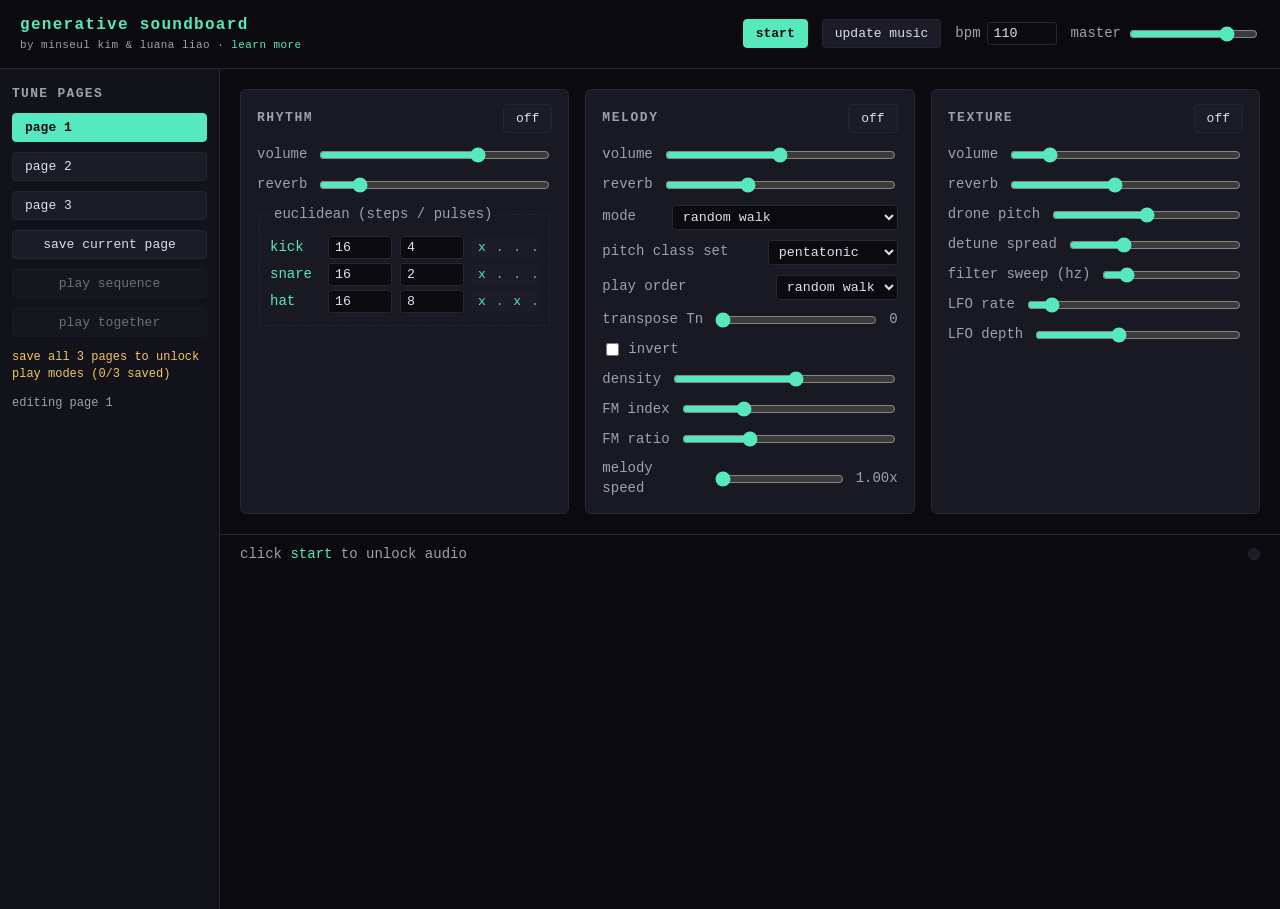
<file: index.html>
<!DOCTYPE html>
<html lang="en">
  <head>
    <meta charset="UTF-8" />
    <meta name="viewport" content="width=device-width, initial-scale=1.0" />
    <title>Generative Soundboard</title>
    <link rel="stylesheet" href="styles.css" />
  </head>
  <body>
    <header class="topbar">
      <div class="title-block">
        <h1>generative soundboard</h1>
        <p class="credits">
          by minseul kim &amp; luana liao &middot;
          <a href="blog.html">learn more</a>
        </p>
      </div>
      <div class="transport">
        <button id="start" class="primary">start</button>
        <button id="update-music">update music</button>
        <label class="bpm">
          bpm
          <input id="bpm" type="number" min="40" max="220" value="110" />
        </label>
        <label class="master">
          master
          <input id="master" type="range" min="0" max="1" step="0.01" value="0.8" />
        </label>
      </div>
    </header>

    <div class="app-layout">
      <aside class="tune-sidebar" id="snapshots">
        <h3>tune pages</h3>
        <button class="tune-tab active" data-slot="0">page 1</button>
        <button class="tune-tab" data-slot="1">page 2</button>
        <button class="tune-tab" data-slot="2">page 3</button>
        <button id="tune-save" type="button">save current page</button>
        <button id="tune-play-seq" type="button">play sequence</button>
        <button id="tune-play-together" type="button">play together</button>
        <p id="tune-save-note">save all 3 pages to unlock play modes (0/3 saved)</p>
        <p id="tune-status">editing page 1</p>
      </aside>
      <div class="workspace">
    <main class="board">
      <!-- Rhythm -->
      <section class="layer" data-layer="rhythm">
        <header class="layer-head">
          <h2>rhythm</h2>
          <button class="toggle" data-target="rhythm" aria-pressed="false">off</button>
        </header>
        <div class="controls">
          <label>
            volume
            <input class="vol" type="range" min="0" max="1" step="0.01" value="0.7" />
          </label>
          <label>
            reverb
            <input class="send" type="range" min="0" max="1" step="0.01" value="0.15" />
          </label>
          <fieldset class="euclid">
            <legend>euclidean (steps / pulses)</legend>
            <div class="track">
              <span class="tname">kick</span>
              <input class="steps" data-voice="kick" type="number" min="2" max="32" value="16" />
              <input class="pulses" data-voice="kick" type="number" min="0" max="32" value="4" />
              <span class="pattern" data-voice="kick"></span>
            </div>
            <div class="track">
              <span class="tname">snare</span>
              <input class="steps" data-voice="snare" type="number" min="2" max="32" value="16" />
              <input class="pulses" data-voice="snare" type="number" min="0" max="32" value="2" />
              <span class="pattern" data-voice="snare"></span>
            </div>
            <div class="track">
              <span class="tname">hat</span>
              <input class="steps" data-voice="hat" type="number" min="2" max="32" value="16" />
              <input class="pulses" data-voice="hat" type="number" min="0" max="32" value="8" />
              <span class="pattern" data-voice="hat"></span>
            </div>
          </fieldset>
        </div>
      </section>

      <!-- Melody -->
      <section class="layer" data-layer="melody">
        <header class="layer-head">
          <h2>melody</h2>
          <button class="toggle" data-target="melody" aria-pressed="false">off</button>
        </header>
        <div class="controls">
          <label>
            volume
            <input class="vol" type="range" min="0" max="1" step="0.01" value="0.5" />
          </label>
          <label>
            reverb
            <input class="send" type="range" min="0" max="1" step="0.01" value="0.35" />
          </label>
          <label>
            mode
            <select id="melody-mode">
              <option value="walk" selected>random walk</option>
              <option value="ca">cellular automaton (eno)</option>
            </select>
          </label>
          <label>
            pitch class set
            <select id="pcset">
              <option value="0,2,4,7,9" selected>pentatonic</option>
              <option value="0,2,4,5,7,9,11">diatonic</option>
              <option value="0,1,3,5,6,8,10">octatonic</option>
              <option value="0,3,7">minor triad</option>
              <option value="0,1,4,6">tetrachord</option>
              <option value="0,1,5,6">all-interval</option>
            </select>
          </label>
          <label>
            play order
            <select id="melody-order">
              <option value="walk" selected>random walk</option>
              <option value="seq">set order</option>
            </select>
          </label>
          <label>
            transpose Tn
            <input id="tn" type="range" min="0" max="11" step="1" value="0" />
            <span id="tn-val">0</span>
          </label>
          <label class="check">
            <input id="invert" type="checkbox" />
            invert
          </label>
          <label>
            density
            <input id="density" type="range" min="0.1" max="1" step="0.05" value="0.6" />
          </label>
          <label>
            FM index
            <input id="fmindex" type="range" min="0" max="800" step="1" value="220" />
          </label>
          <label>
            FM ratio
            <input id="fmratio" type="range" min="0.25" max="6" step="0.25" value="2" />
          </label>
          <label>
            melody speed
            <input id="melody-speed" type="range" min="1" max="2" step="0.05" value="1" />
            <span id="melody-speed-val">1.00x</span>
          </label>
        </div>
      </section>

      <!-- Texture -->
      <section class="layer" data-layer="texture">
        <header class="layer-head">
          <h2>texture</h2>
          <button class="toggle" data-target="texture" aria-pressed="false">off</button>
        </header>
        <div class="controls">
          <label>
            volume
            <input class="vol" type="range" min="0" max="1" step="0.01" value="0.15" />
          </label>
          <label>
            reverb
            <input class="send" type="range" min="0" max="1" step="0.01" value="0.45" />
          </label>
          <label>
            drone pitch
            <input id="tex-base" type="range" min="30" max="70" step="1" value="50" />
          </label>
          <label>
            detune spread
            <input id="tex-spread" type="range" min="0" max="40" step="0.5" value="12" />
          </label>
          <label>
            filter sweep (hz)
            <input id="tex-cutoff" type="range" min="120" max="6000" step="10" value="900" />
          </label>
          <label>
            LFO rate
            <input id="tex-lforate" type="range" min="0.02" max="1.5" step="0.01" value="0.15" />
          </label>
          <label>
            LFO depth
            <input id="tex-lfodepth" type="range" min="0" max="3000" step="10" value="1200" />
          </label>
        </div>
      </section>
    </main>

    <section class="ca-history" id="ca-history" hidden>
      <div class="ca-grid" id="ca-grid"></div>
    </section>

    <footer class="status">
      <span id="status-text">click <em>start</em> to unlock audio</span>
      <span class="beat" id="beat-led"></span>
    </footer>
      </div>
    </div>

    <script type="module" src="src/main.js"></script>
  </body>
</html>
</file>
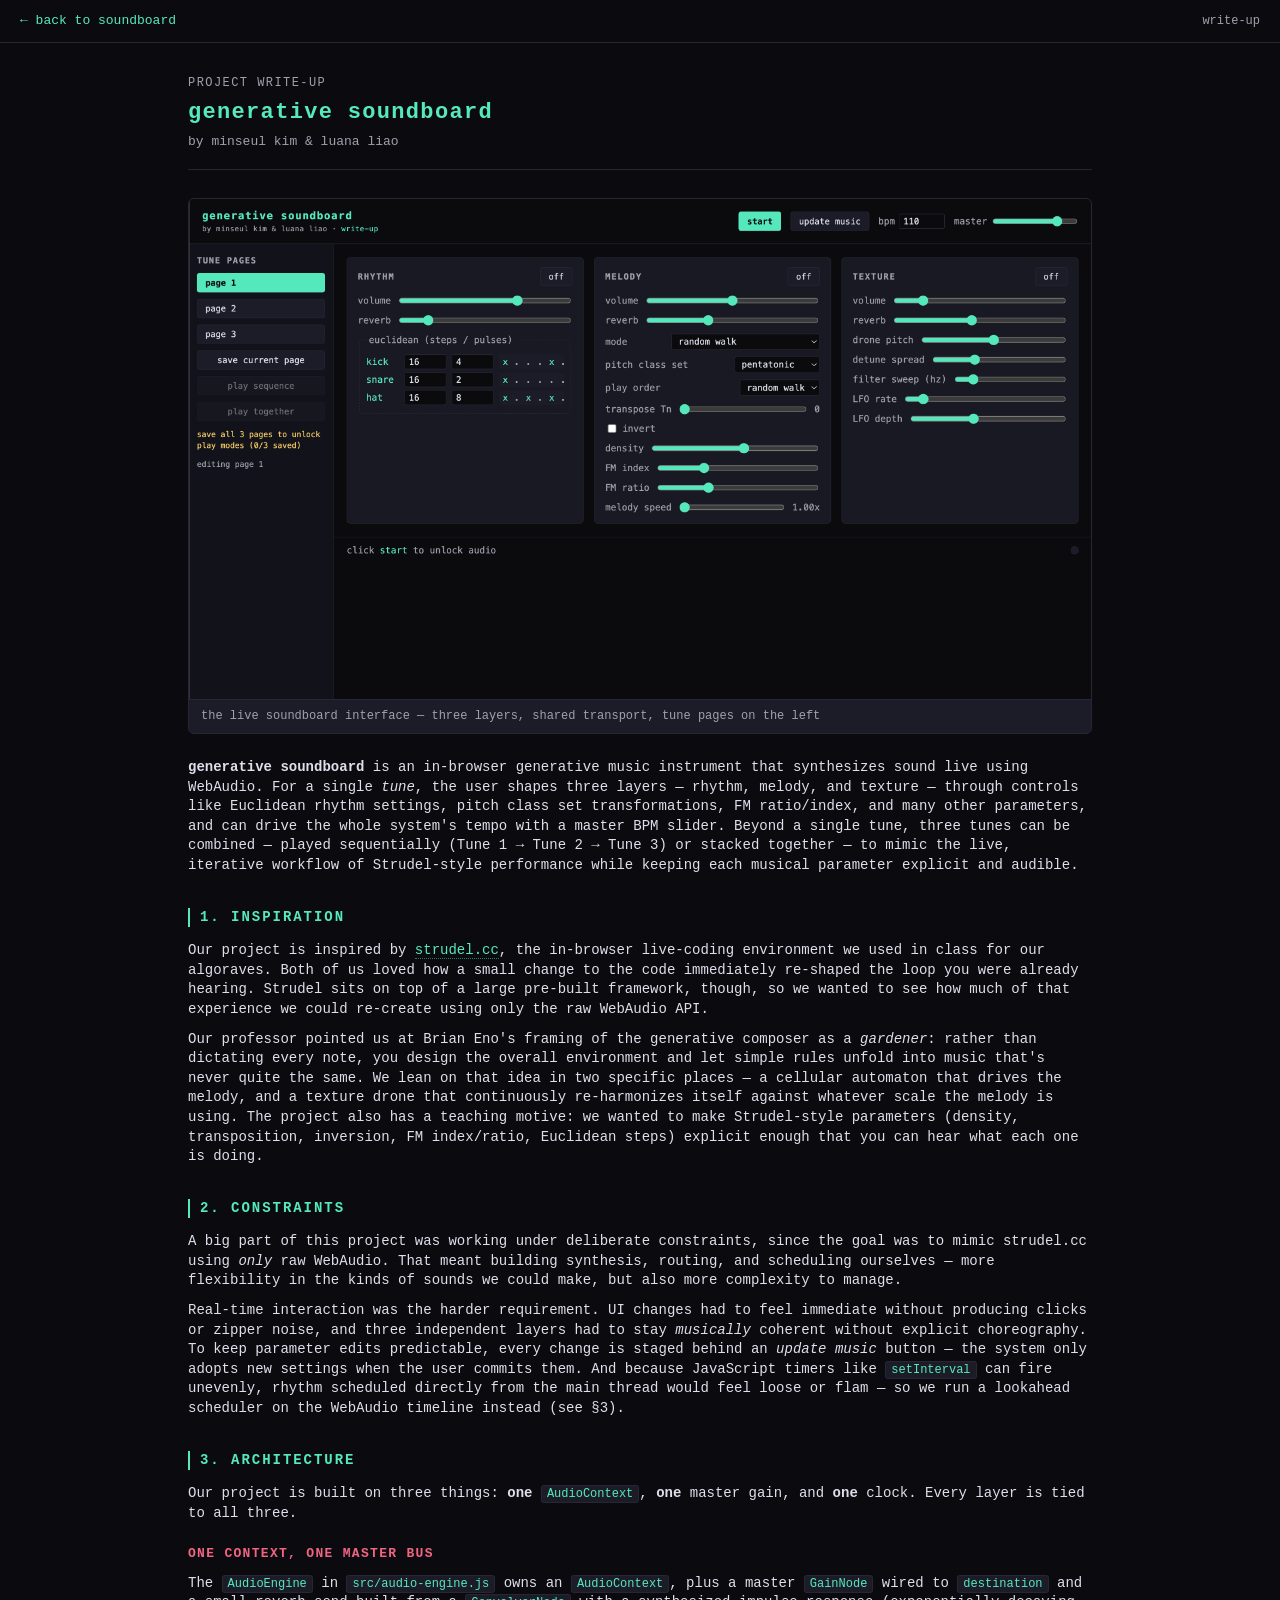
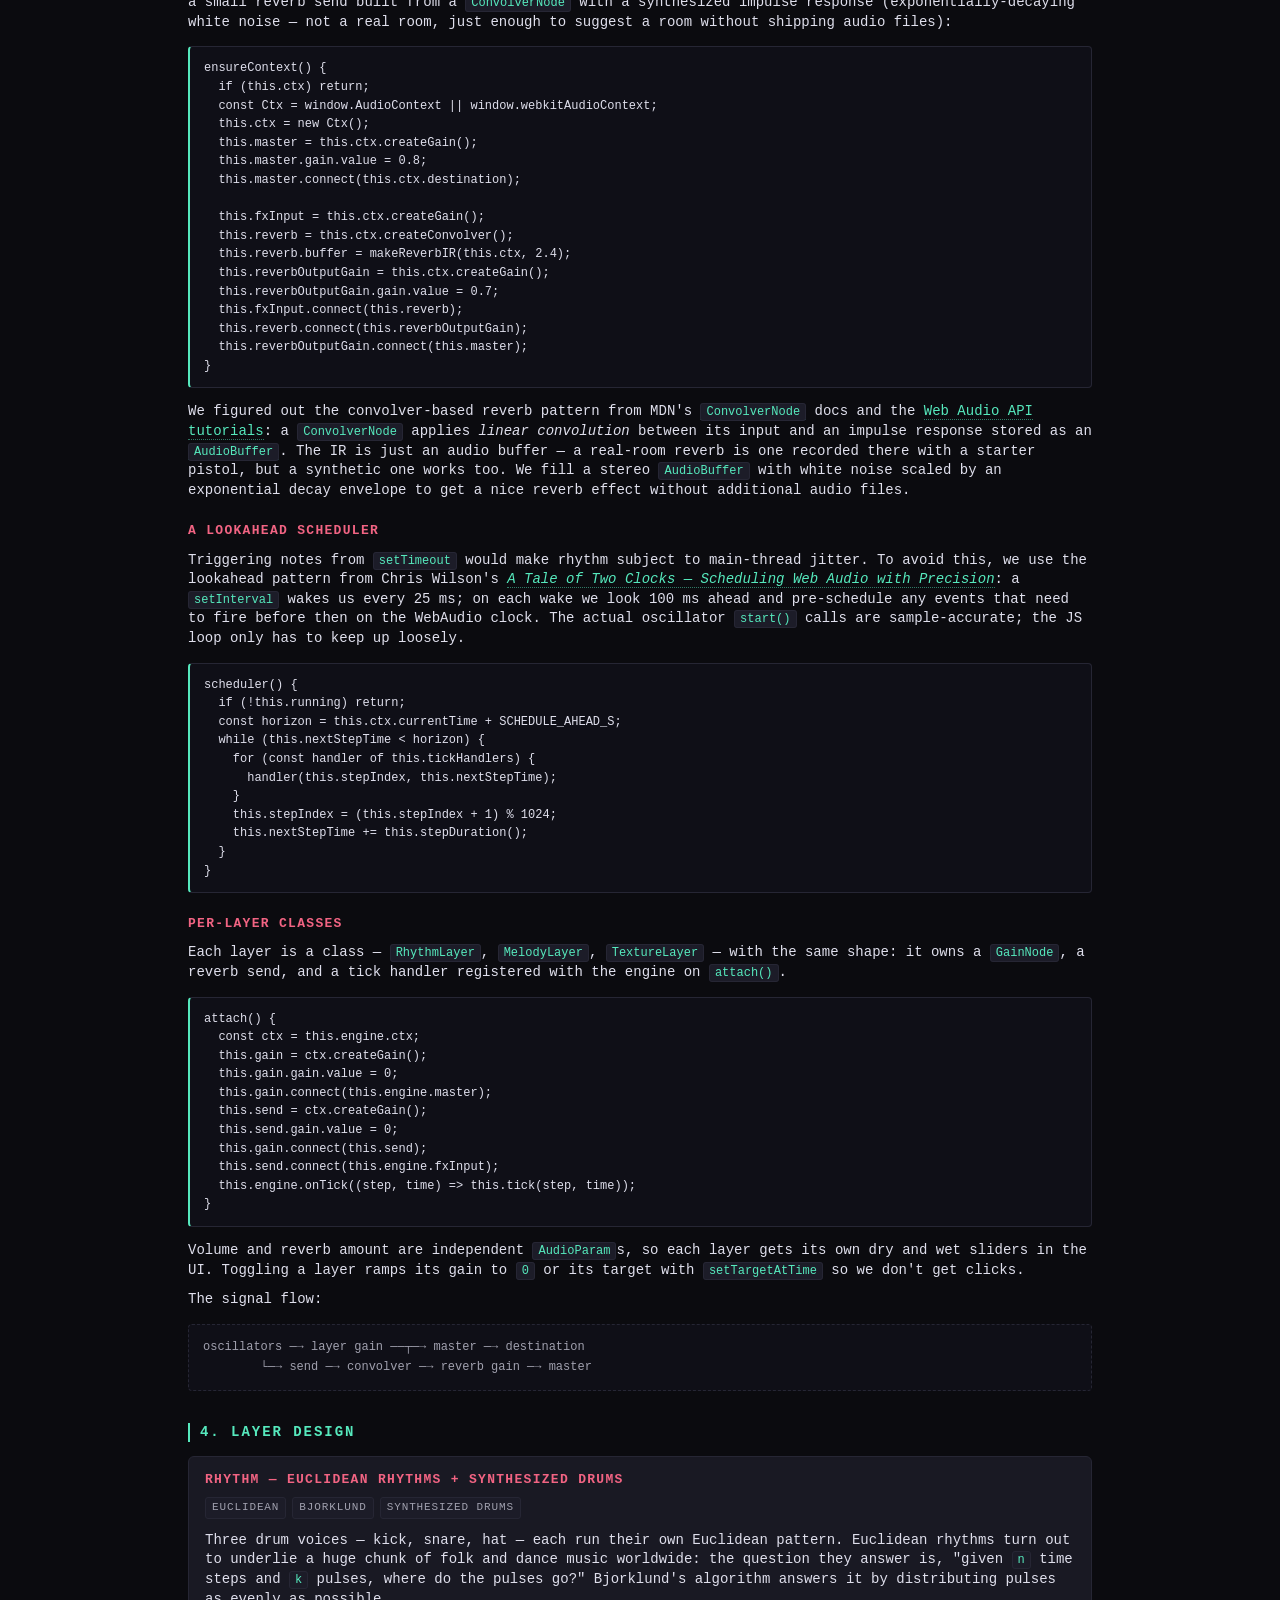
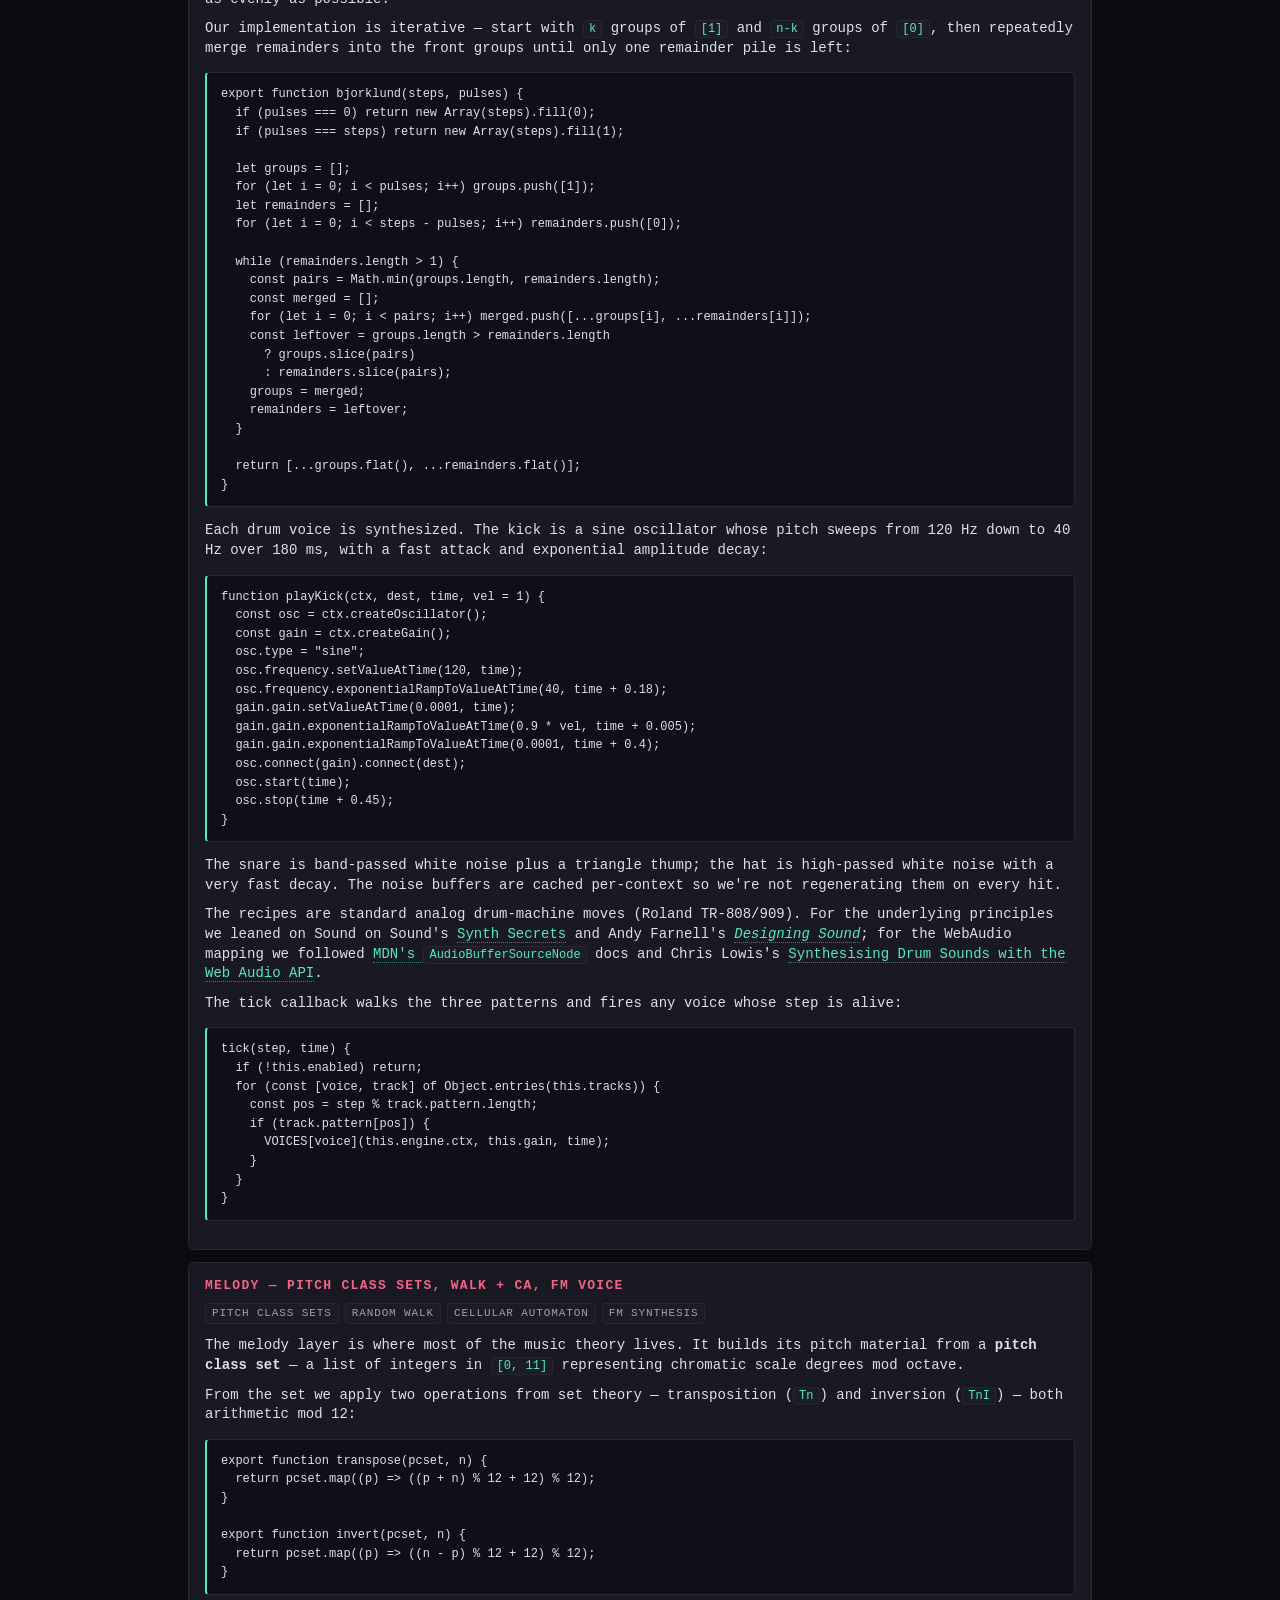
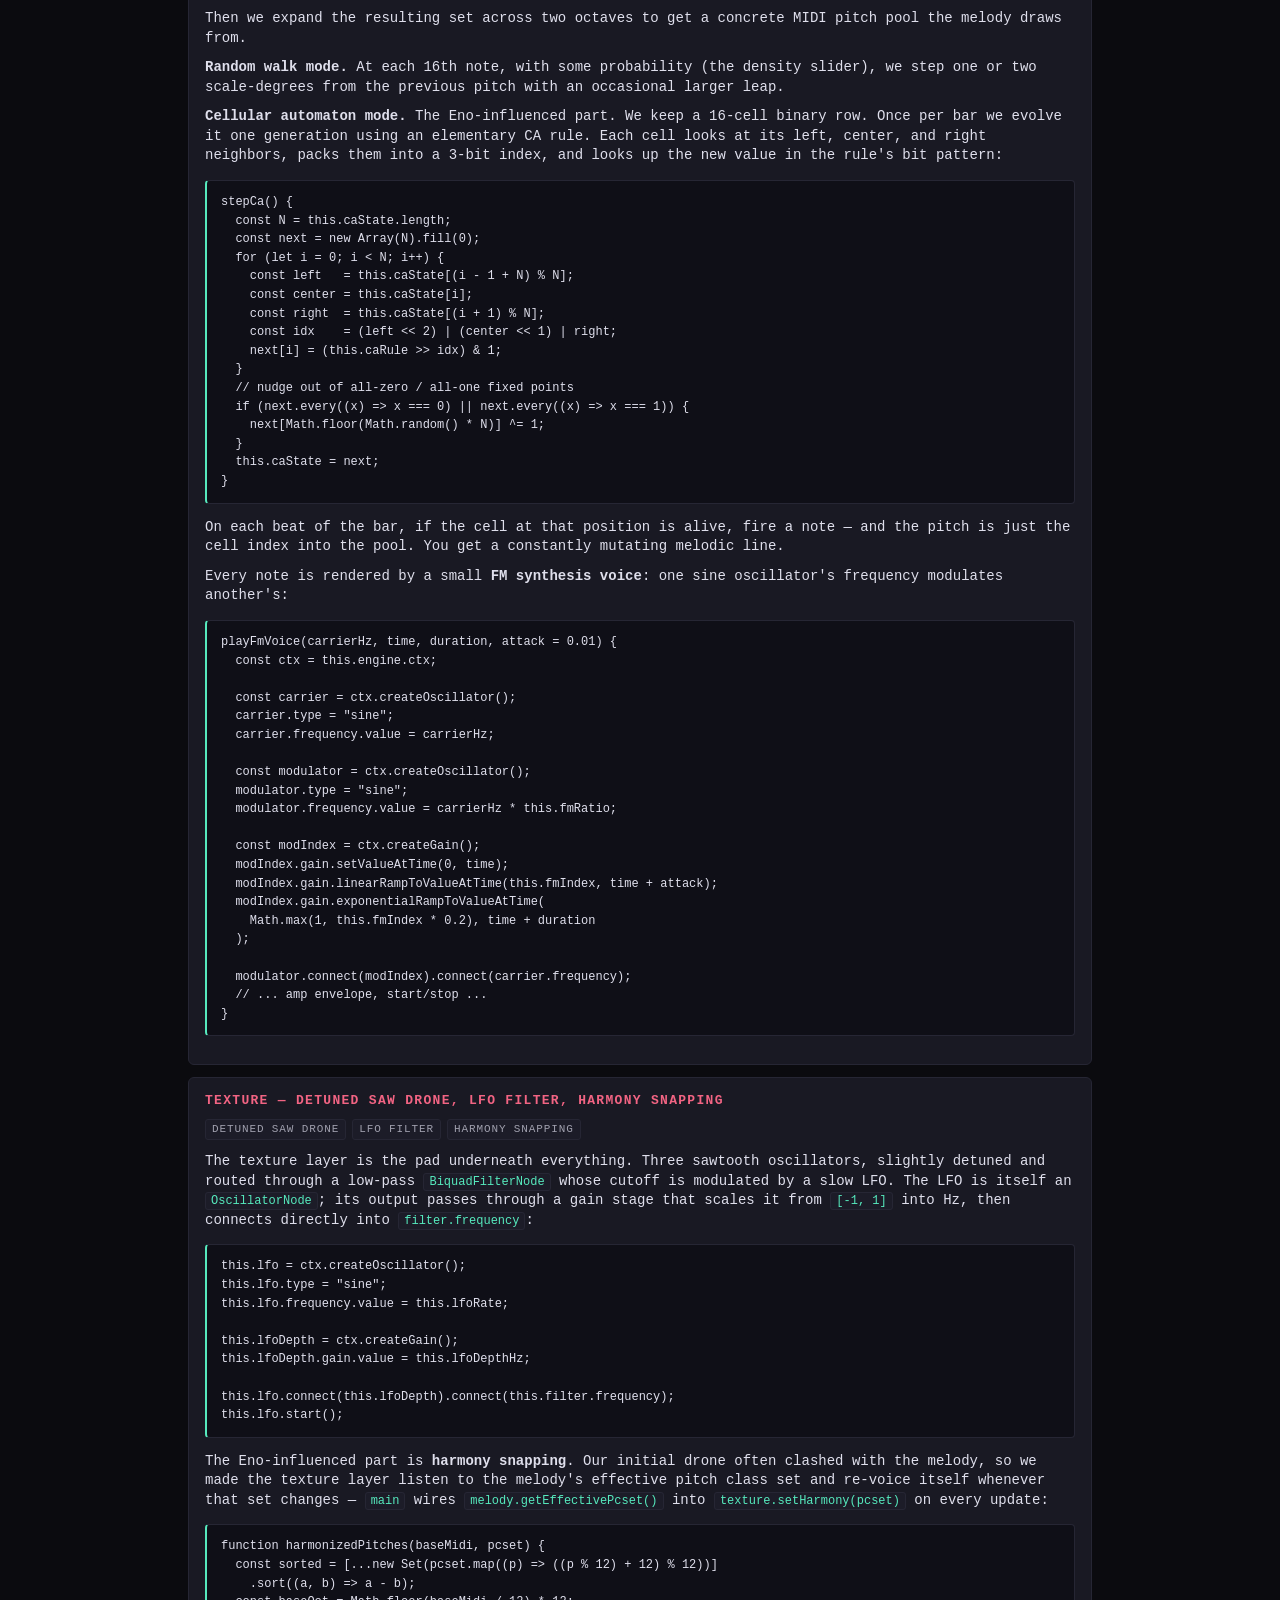
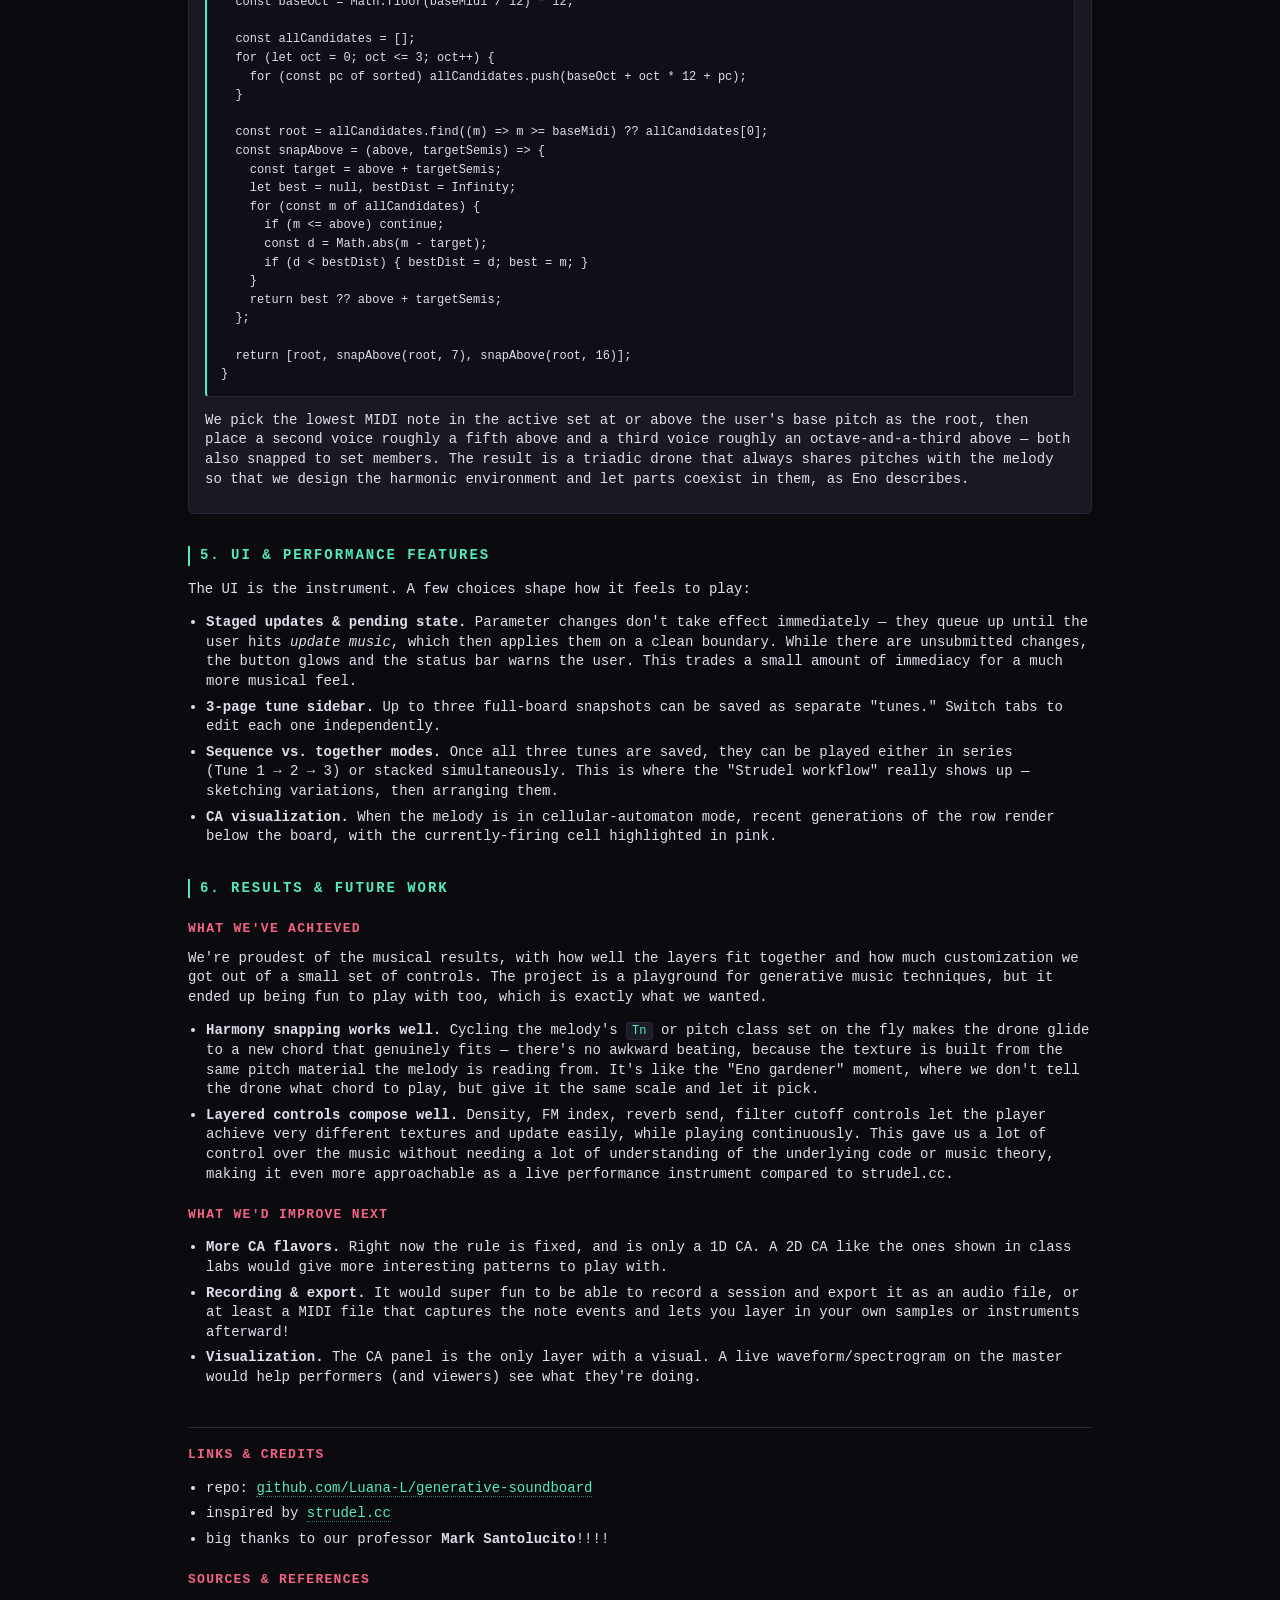
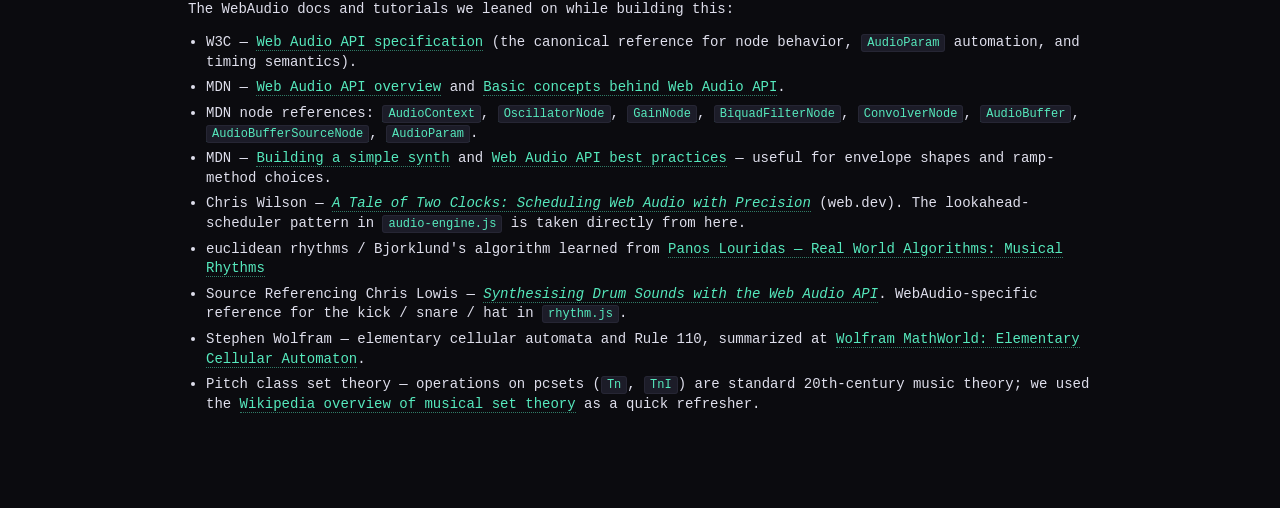
<file: blog.html>
<!DOCTYPE html>
<html lang="en">

<head>
  <meta charset="UTF-8" />
  <meta name="viewport" content="width=device-width, initial-scale=1.0" />
  <title>generative soundboard — write-up</title>
  <link rel="stylesheet" href="styles.css" />
  <style>
    .post {
      max-width: 960px;
      margin: 0 auto;
      padding: 32px 28px 80px;
    }

    .post-head {
      border-bottom: 1px solid var(--line);
      padding-bottom: 18px;
      margin-bottom: 28px;
    }

    .post-head .kicker {
      color: var(--ink-dim);
      font-size: 12px;
      text-transform: uppercase;
      letter-spacing: 0.12em;
    }

    .post-head h1 {
      margin: 6px 0 4px;
      font-size: 22px;
      color: var(--accent);
      text-transform: lowercase;
      letter-spacing: 0.06em;
    }

    .post-head .byline {
      color: var(--ink-dim);
      font-size: 13px;
    }

    .post-nav {
      display: flex;
      justify-content: space-between;
      align-items: center;
      padding: 12px 20px;
      border-bottom: 1px solid var(--line);
    }

    .post-nav a {
      color: var(--accent);
      text-decoration: none;
      font-size: 13px;
    }

    .post-nav a:hover {
      text-decoration: underline;
    }

    .post section {
      margin: 32px 0;
    }

    .post h2 {
      font-size: 14px;
      text-transform: uppercase;
      letter-spacing: 0.14em;
      color: var(--accent);
      border-left: 2px solid var(--accent);
      padding-left: 10px;
      margin: 0 0 14px;
    }

    .post h3 {
      font-size: 13px;
      color: var(--accent-2);
      text-transform: uppercase;
      letter-spacing: 0.1em;
      margin: 22px 0 8px;
    }

    .post p {
      color: var(--ink);
      margin: 10px 0;
    }

    .post ul {
      padding-left: 18px;
      color: var(--ink);
    }

    .post li {
      margin: 6px 0;
    }

    .post code {
      background: var(--panel-2);
      border: 1px solid var(--line);
      border-radius: 3px;
      padding: 1px 5px;
      font-size: 12px;
      color: var(--accent);
    }

    .post pre {
      background: #0f0f17;
      border: 1px solid var(--line);
      border-left: 2px solid var(--accent);
      border-radius: 4px;
      padding: 12px 14px;
      overflow-x: auto;
      font-size: 12px;
      line-height: 1.55;
      margin: 14px 0;
      color: var(--ink);
    }

    .post pre code {
      background: none;
      border: none;
      padding: 0;
      color: inherit;
      font-size: inherit;
    }

    .routing {
      background: #0f0f17;
      border: 1px dashed var(--line);
      border-radius: 4px;
      padding: 12px 14px;
      font-size: 12px;
      line-height: 1.7;
      margin: 14px 0;
      color: var(--ink-dim);
      white-space: pre;
      overflow-x: auto;
    }

    .post a {
      color: var(--accent);
      text-decoration: none;
      border-bottom: 1px dotted color-mix(in srgb, var(--accent) 50%, transparent);
      transition: color 120ms ease, border-color 120ms ease;
    }

    .post a:hover {
      color: var(--accent-2);
      border-bottom-color: var(--accent-2);
    }

    .post a:visited {
      color: var(--accent);
    }

    figure.screenshot {
      margin: 24px 0;
      border: 1px solid var(--line);
      border-radius: 6px;
      overflow: hidden;
      background: var(--panel-2);
    }

    figure.screenshot img {
      display: block;
      width: 100%;
      height: auto;
    }

    figure.screenshot figcaption {
      padding: 8px 12px;
      color: var(--ink-dim);
      font-size: 12px;
      border-top: 1px solid var(--line);
    }

    .layer-block {
      background: var(--panel);
      border: 1px solid var(--line);
      border-radius: 6px;
      padding: 14px 16px;
      margin: 12px 0;
    }

    .layer-block h3 {
      margin-top: 0;
    }

    .tag-row {
      display: flex;
      flex-wrap: wrap;
      gap: 6px;
      margin: 8px 0 12px;
    }

    .tag {
      font-size: 11px;
      text-transform: uppercase;
      letter-spacing: 0.08em;
      color: var(--ink-dim);
      background: var(--panel-2);
      border: 1px solid var(--line);
      border-radius: 3px;
      padding: 2px 6px;
    }
  </style>
</head>

<body>
  <nav class="post-nav">
    <a href="index.html">&larr; back to soundboard</a>
    <span class="kicker" style="color: var(--ink-dim); font-size: 12px;">write-up</span>
  </nav>

  <article class="post">
    <header class="post-head">
      <div class="kicker">project write-up</div>
      <h1>generative soundboard</h1>
      <div class="byline">
        by minseul kim &amp; luana liao
      </div>
    </header>

    <figure class="screenshot">
      <img src="board.png" alt="screenshot of the generative soundboard interface" />
      <figcaption>the live soundboard interface — three layers, shared transport, tune pages on the left</figcaption>
    </figure>

    <p>
      <strong>generative soundboard</strong> is an in-browser generative music
      instrument that synthesizes sound live using WebAudio. For a single
      <em>tune</em>, the user shapes three layers — rhythm, melody, and
      texture — through controls like Euclidean rhythm settings, pitch class
      set transformations, FM ratio/index, and many other parameters, and can
      drive the whole system's tempo with a master BPM slider. Beyond a single
      tune, three tunes can be combined — played sequentially
      (Tune 1&nbsp;→&nbsp;Tune 2&nbsp;→&nbsp;Tune 3) or stacked together — to
      mimic the live, iterative workflow of Strudel-style performance while
      keeping each musical parameter explicit and audible.
    </p>

    <section>
      <h2>1. Inspiration</h2>
      <p>
        Our project is inspired by
        <a href="https://strudel.cc/" target="_blank" rel="noopener">strudel.cc</a>,
        the in-browser live-coding environment we used in class for our
        algoraves. Both of us loved how a small change to the code immediately
        re-shaped the loop you were already hearing. Strudel sits on top of a
        large pre-built framework, though, so we wanted to see how much of
        that experience we could re-create using only the raw WebAudio API.
      </p>
      <p>
        Our professor pointed us at Brian Eno's framing of the generative
        composer as a <em>gardener</em>: rather than dictating every note,
        you design the overall environment and let simple rules unfold into
        music that's never quite the same. We lean on that idea in two
        specific places — a cellular automaton that drives the melody, and a
        texture drone that continuously re-harmonizes itself against whatever
        scale the melody is using. The project also has a teaching motive:
        we wanted to make Strudel-style parameters (density, transposition,
        inversion, FM index/ratio, Euclidean steps) explicit enough that you
        can hear what each one is doing.
      </p>
    </section>

    <section>
      <h2>2. Constraints</h2>
      <p>
        A big part of this project was working under deliberate constraints,
        since the goal was to mimic strudel.cc using <em>only</em> raw
        WebAudio. That meant building synthesis, routing, and scheduling
        ourselves — more flexibility in the kinds of sounds we could make,
        but also more complexity to manage.
      </p>
      <p>
        Real-time interaction was the harder requirement. UI changes had to
        feel immediate without producing clicks or zipper noise, and three
        independent layers had to stay <em>musically</em> coherent without
        explicit choreography. To keep parameter edits predictable, every
        change is staged behind an <em>update music</em> button — the system
        only adopts new settings when the user commits them. And because
        JavaScript timers like <code>setInterval</code> can fire unevenly,
        rhythm scheduled directly from the main thread would feel loose or
        flam — so we run a lookahead scheduler on the WebAudio timeline
        instead (see §3).
      </p>
    </section>

    <section>
      <h2>3. Architecture</h2>
      <p>
        Our project is built on three things: <strong>one</strong>
        <code>AudioContext</code>, <strong>one</strong> master gain, and
        <strong>one</strong> clock. Every layer is tied to all three.
      </p>

      <h3>One context, one master bus</h3>
      <p>
        The <code>AudioEngine</code> in <code>src/audio-engine.js</code> owns
        an <code>AudioContext</code>, plus a master <code>GainNode</code> wired
        to <code>destination</code> and a small
        reverb send built from a <code>ConvolverNode</code> with a
        synthesized impulse response (exponentially-decaying white noise — not
        a real room, just enough to suggest a room without shipping audio files):
      </p>
      <pre><code>ensureContext() {
  if (this.ctx) return;
  const Ctx = window.AudioContext || window.webkitAudioContext;
  this.ctx = new Ctx();
  this.master = this.ctx.createGain();
  this.master.gain.value = 0.8;
  this.master.connect(this.ctx.destination);

  this.fxInput = this.ctx.createGain();
  this.reverb = this.ctx.createConvolver();
  this.reverb.buffer = makeReverbIR(this.ctx, 2.4);
  this.reverbOutputGain = this.ctx.createGain();
  this.reverbOutputGain.gain.value = 0.7;
  this.fxInput.connect(this.reverb);
  this.reverb.connect(this.reverbOutputGain);
  this.reverbOutputGain.connect(this.master);
}</code></pre>
      <p>
        We figured out the convolver-based reverb pattern from MDN's
        <a href="https://developer.mozilla.org/en-US/docs/Web/API/ConvolverNode" target="_blank"
          rel="noopener"><code>ConvolverNode</code></a>
        docs and the <a href="https://developer.mozilla.org/en-US/docs/Web/API/Web_Audio_API/Simple_synth"
          target="_blank" rel="noopener">Web Audio API tutorials</a>:
        a <code>ConvolverNode</code> applies <em>linear convolution</em>
        between its input and an impulse response stored as an
        <a href="https://developer.mozilla.org/en-US/docs/Web/API/AudioBuffer" target="_blank"
          rel="noopener"><code>AudioBuffer</code></a>.
        The IR is just an audio buffer — a real-room reverb is one recorded
        there with a starter pistol, but a synthetic one works too. We fill
        a stereo <code>AudioBuffer</code> with white noise scaled by an
        exponential decay envelope to get a nice reverb effect without additional
        audio files.
      </p>

      <h3>A lookahead scheduler</h3>
      <p>
        Triggering notes from <code>setTimeout</code> would make rhythm subject
        to main-thread jitter. To avoid this, we use the lookahead
        pattern from Chris Wilson's
        <a href="https://web.dev/articles/audio-scheduling" target="_blank" rel="noopener"><em>A Tale of Two Clocks —
            Scheduling Web Audio with Precision</em></a>:
        a <code>setInterval</code> wakes us every 25 ms; on each wake we look
        100 ms ahead and pre-schedule any events that need to fire before
        then on the WebAudio clock. The actual oscillator <code>start()</code>
        calls are sample-accurate; the JS loop only has to keep up loosely.
      </p>
      <pre><code>scheduler() {
  if (!this.running) return;
  const horizon = this.ctx.currentTime + SCHEDULE_AHEAD_S;
  while (this.nextStepTime &lt; horizon) {
    for (const handler of this.tickHandlers) {
      handler(this.stepIndex, this.nextStepTime);
    }
    this.stepIndex = (this.stepIndex + 1) % 1024;
    this.nextStepTime += this.stepDuration();
  }
}</code></pre>

      <h3>Per-layer classes</h3>
      <p>
        Each layer is a class — <code>RhythmLayer</code>,
        <code>MelodyLayer</code>, <code>TextureLayer</code> — with the same
        shape: it owns a <code>GainNode</code>, a reverb send, and a tick
        handler registered with the engine on <code>attach()</code>.
      </p>
      <pre><code>attach() {
  const ctx = this.engine.ctx;
  this.gain = ctx.createGain();
  this.gain.gain.value = 0;
  this.gain.connect(this.engine.master);
  this.send = ctx.createGain();
  this.send.gain.value = 0;
  this.gain.connect(this.send);
  this.send.connect(this.engine.fxInput);
  this.engine.onTick((step, time) =&gt; this.tick(step, time));
}</code></pre>
      <p>
        Volume and reverb amount are independent <code>AudioParam</code>s, so
        each layer gets its own dry and wet sliders in the UI. Toggling a layer ramps its gain to
        <code>0</code> or its target with <code>setTargetAtTime</code> so we don't get clicks.
      </p>

      <p>The signal flow:</p>
      <div class="routing">oscillators ─→ layer gain ──┬─→ master ─→ destination
        └─→ send ─→ convolver ─→ reverb gain ─→ master</div>
    </section>

    <section>
      <h2>4. Layer design</h2>

      <div class="layer-block">
        <h3>rhythm — Euclidean rhythms + synthesized drums</h3>
        <div class="tag-row">
          <span class="tag">euclidean</span>
          <span class="tag">bjorklund</span>
          <span class="tag">synthesized drums</span>
        </div>
        <p>
          Three drum voices — kick, snare, hat — each run their own
          Euclidean pattern. Euclidean rhythms turn out to underlie a huge
          chunk of folk and dance music worldwide: the question they answer
          is, "given <code>n</code> time steps and <code>k</code> pulses,
          where do the pulses go?" Bjorklund's algorithm answers it by
          distributing pulses as evenly as possible.
        </p>
        <p>
          Our implementation is iterative — start with <code>k</code> groups
          of <code>[1]</code> and <code>n-k</code> groups of <code>[0]</code>,
          then repeatedly merge remainders into the front groups until only
          one remainder pile is left:
        </p>
        <pre><code>export function bjorklund(steps, pulses) {
  if (pulses === 0) return new Array(steps).fill(0);
  if (pulses === steps) return new Array(steps).fill(1);

  let groups = [];
  for (let i = 0; i &lt; pulses; i++) groups.push([1]);
  let remainders = [];
  for (let i = 0; i &lt; steps - pulses; i++) remainders.push([0]);

  while (remainders.length &gt; 1) {
    const pairs = Math.min(groups.length, remainders.length);
    const merged = [];
    for (let i = 0; i &lt; pairs; i++) merged.push([...groups[i], ...remainders[i]]);
    const leftover = groups.length &gt; remainders.length
      ? groups.slice(pairs)
      : remainders.slice(pairs);
    groups = merged;
    remainders = leftover;
  }

  return [...groups.flat(), ...remainders.flat()];
}</code></pre>
        <p>
          Each drum voice is synthesized. The kick is a sine
          oscillator whose pitch sweeps from 120 Hz down to 40 Hz over
          180 ms, with a fast attack and exponential amplitude decay:
        </p>
        <pre><code>function playKick(ctx, dest, time, vel = 1) {
  const osc = ctx.createOscillator();
  const gain = ctx.createGain();
  osc.type = "sine";
  osc.frequency.setValueAtTime(120, time);
  osc.frequency.exponentialRampToValueAtTime(40, time + 0.18);
  gain.gain.setValueAtTime(0.0001, time);
  gain.gain.exponentialRampToValueAtTime(0.9 * vel, time + 0.005);
  gain.gain.exponentialRampToValueAtTime(0.0001, time + 0.4);
  osc.connect(gain).connect(dest);
  osc.start(time);
  osc.stop(time + 0.45);
}</code></pre>
        <p>
          The snare is band-passed white noise plus a triangle thump; the hat
          is high-passed white noise with a very fast decay. The noise
          buffers are cached per-context so we're not regenerating them on
          every hit.
        </p>
        <p>
          The recipes are standard analog drum-machine moves
          (Roland TR-808/909). For the underlying principles we leaned on
          Sound on Sound's
          <a href="https://www.soundonsound.com/series/synth-secrets" target="_blank" rel="noopener">Synth Secrets</a>
          and Andy Farnell's
          <a href="https://mitpress.mit.edu/9780262014410/designing-sound/" target="_blank" rel="noopener"><em>Designing Sound</em></a>;
          for the WebAudio mapping we followed
          <a href="https://developer.mozilla.org/en-US/docs/Web/API/AudioBufferSourceNode" target="_blank" rel="noopener">MDN's <code>AudioBufferSourceNode</code></a>
          docs and Chris Lowis's
          <a href="https://sonoport.github.io/synthesising-sounds-webaudio.html" target="_blank" rel="noopener">Synthesising Drum Sounds with the Web Audio API</a>.
        </p>
        <p>
          The tick callback walks the three patterns and fires any voice
          whose step is alive:
        </p>
        <pre><code>tick(step, time) {
  if (!this.enabled) return;
  for (const [voice, track] of Object.entries(this.tracks)) {
    const pos = step % track.pattern.length;
    if (track.pattern[pos]) {
      VOICES[voice](this.engine.ctx, this.gain, time);
    }
  }
}</code></pre>
      </div>

      <div class="layer-block">
        <h3>melody — pitch class sets, walk + CA, FM voice</h3>
        <div class="tag-row">
          <span class="tag">pitch class sets</span>
          <span class="tag">random walk</span>
          <span class="tag">cellular automaton</span>
          <span class="tag">FM synthesis</span>
        </div>
        <p>
          The melody layer is where most of the music theory lives. It builds
          its pitch material from a <strong>pitch class set</strong> — a list
          of integers in <code>[0, 11]</code> representing chromatic scale
          degrees mod octave.
        </p>
        <p>
          From the set we apply two operations from set theory —
          transposition (<code>Tn</code>) and inversion (<code>TnI</code>) —
          both arithmetic mod 12:
        </p>
        <pre><code>export function transpose(pcset, n) {
  return pcset.map((p) =&gt; ((p + n) % 12 + 12) % 12);
}

export function invert(pcset, n) {
  return pcset.map((p) =&gt; ((n - p) % 12 + 12) % 12);
}</code></pre>
        <p>
          Then we expand the resulting set across two octaves to get a
          concrete MIDI pitch pool the melody draws from.
        </p>
        <p><strong>Random walk mode.</strong> At each 16th note, with some probability
          (the density slider), we step one or two scale-degrees from the
          previous pitch with an occasional larger leap.</p>

        <p><strong>Cellular automaton mode.</strong> The Eno-influenced part. We keep a
          16-cell binary row. Once per bar we evolve it one generation using an
          elementary CA rule. Each cell looks at its
          left, center, and right neighbors, packs them into a 3-bit index,
          and looks up the new value in the rule's bit pattern:</p>
        <pre><code>stepCa() {
  const N = this.caState.length;
  const next = new Array(N).fill(0);
  for (let i = 0; i &lt; N; i++) {
    const left   = this.caState[(i - 1 + N) % N];
    const center = this.caState[i];
    const right  = this.caState[(i + 1) % N];
    const idx    = (left &lt;&lt; 2) | (center &lt;&lt; 1) | right;
    next[i] = (this.caRule &gt;&gt; idx) &amp; 1;
  }
  // nudge out of all-zero / all-one fixed points
  if (next.every((x) =&gt; x === 0) || next.every((x) =&gt; x === 1)) {
    next[Math.floor(Math.random() * N)] ^= 1;
  }
  this.caState = next;
}</code></pre>
        <p>
          On each beat of the bar, if the cell at that position is alive,
          fire a note — and the pitch is just the cell index into the pool.
          You get a constantly mutating melodic line.
        </p>
        <p>
          Every note is rendered by a small <strong>FM synthesis voice</strong>:
          one sine oscillator's frequency modulates another's:
        </p>
        <pre><code>playFmVoice(carrierHz, time, duration, attack = 0.01) {
  const ctx = this.engine.ctx;

  const carrier = ctx.createOscillator();
  carrier.type = "sine";
  carrier.frequency.value = carrierHz;

  const modulator = ctx.createOscillator();
  modulator.type = "sine";
  modulator.frequency.value = carrierHz * this.fmRatio;

  const modIndex = ctx.createGain();
  modIndex.gain.setValueAtTime(0, time);
  modIndex.gain.linearRampToValueAtTime(this.fmIndex, time + attack);
  modIndex.gain.exponentialRampToValueAtTime(
    Math.max(1, this.fmIndex * 0.2), time + duration
  );

  modulator.connect(modIndex).connect(carrier.frequency);
  // ... amp envelope, start/stop ...
}</code></pre>
      </div>

      <div class="layer-block">
        <h3>texture — detuned saw drone, LFO filter, harmony snapping</h3>
        <div class="tag-row">
          <span class="tag">detuned saw drone</span>
          <span class="tag">LFO filter</span>
          <span class="tag">harmony snapping</span>
        </div>
        <p>
          The texture layer is the pad underneath everything. Three sawtooth
          oscillators, slightly detuned and routed through a low-pass <code>BiquadFilterNode</code> whose
          cutoff is modulated by a slow LFO. The LFO is itself an
          <code>OscillatorNode</code>; its output passes through a gain stage
          that scales it from <code>[-1, 1]</code> into Hz, then connects
          directly into <code>filter.frequency</code>:
        </p>
        <pre><code>this.lfo = ctx.createOscillator();
this.lfo.type = "sine";
this.lfo.frequency.value = this.lfoRate;

this.lfoDepth = ctx.createGain();
this.lfoDepth.gain.value = this.lfoDepthHz;

this.lfo.connect(this.lfoDepth).connect(this.filter.frequency);
this.lfo.start();</code></pre>
        <p>
          The Eno-influenced part is <strong>harmony snapping</strong>. Our
          initial drone often clashed with the melody, so we made the texture
          layer listen to the melody's effective pitch class set and re-voice
          itself whenever that set changes — <code>main</code> wires
          <code>melody.getEffectivePcset()</code> into
          <code>texture.setHarmony(pcset)</code> on every update:
        </p>
        <pre><code>function harmonizedPitches(baseMidi, pcset) {
  const sorted = [...new Set(pcset.map((p) =&gt; ((p % 12) + 12) % 12))]
    .sort((a, b) =&gt; a - b);
  const baseOct = Math.floor(baseMidi / 12) * 12;

  const allCandidates = [];
  for (let oct = 0; oct &lt;= 3; oct++) {
    for (const pc of sorted) allCandidates.push(baseOct + oct * 12 + pc);
  }

  const root = allCandidates.find((m) =&gt; m &gt;= baseMidi) ?? allCandidates[0];
  const snapAbove = (above, targetSemis) =&gt; {
    const target = above + targetSemis;
    let best = null, bestDist = Infinity;
    for (const m of allCandidates) {
      if (m &lt;= above) continue;
      const d = Math.abs(m - target);
      if (d &lt; bestDist) { bestDist = d; best = m; }
    }
    return best ?? above + targetSemis;
  };

  return [root, snapAbove(root, 7), snapAbove(root, 16)];
}</code></pre>
        <p>
          We pick the lowest MIDI note in the active set at or above the
          user's base pitch as the root, then place a second voice roughly
          a fifth above and a third voice roughly an octave-and-a-third above —
          both also snapped to set members. The result is a triadic drone
          that always shares pitches with the melody so that we design the
          harmonic environment and let parts coexist in them, as Eno describes.
        </p>
      </div>
    </section>

    <section>
      <h2>5. UI &amp; performance features</h2>
      <p>
        The UI is the instrument. A few choices shape how it feels to play:
      </p>
      <ul>
        <li>
          <strong>Staged updates &amp; pending state.</strong> Parameter
          changes don't take effect immediately — they queue up until the
          user hits <em>update music</em>, which then applies them on a clean
          boundary. While there are unsubmitted changes, the button glows and
          the status bar warns the user. This trades a small amount of
          immediacy for a much more musical feel.
        </li>
        <li>
          <strong>3-page tune sidebar.</strong> Up to three full-board
          snapshots can be saved as separate "tunes." Switch tabs to edit
          each one independently.
        </li>
        <li>
          <strong>Sequence vs. together modes.</strong> Once all three tunes
          are saved, they can be played either in series
          (Tune&nbsp;1&nbsp;→&nbsp;2&nbsp;→&nbsp;3) or stacked simultaneously.
          This is where the "Strudel workflow" really shows up — sketching
          variations, then arranging them.
        </li>
        <li>
          <strong>CA visualization.</strong> When the melody is in
          cellular-automaton mode, recent generations of the row render below
          the board, with the currently-firing cell highlighted in pink.
        </li>
      </ul>
    </section>

    <section>
      <h2>6. Results &amp; future work</h2>

      <h3>What we've achieved</h3>
      <p>
        We're proudest of the musical results, with how well the layers fit together
        and how much customization we got out of a small set of controls. The project is a
        playground for generative music techniques, but it ended up being
        fun to play with too, which is exactly what we wanted.
      </p>
      <ul>
        <li>
          <strong>Harmony snapping works well.</strong> Cycling the
          melody's <code>Tn</code> or pitch class set on the fly makes the
          drone glide to a new chord that genuinely fits — there's no
          awkward beating, because the texture is built from the same pitch
          material the melody is reading from. It's like the "Eno gardener"
          moment, where we don't tell the drone what chord to play,
          but give it the same scale and let it pick.
        </li>
        <li>
          <strong>Layered controls compose well.</strong> Density, FM index,
          reverb send, filter cutoff controls let the player achieve
          very different textures and update easily, while playing continuously.
          This gave us a lot of control over the music without needing a lot of
          understanding of the underlying code or music theory, making it even
          more approachable as a live performance instrument compared to strudel.cc.
        </li>
      </ul>

      <h3>What we'd improve next</h3>
      <ul>
        <li>
          <strong>More CA flavors.</strong> Right now the rule is fixed, and
          is only a 1D CA. A 2D CA like the ones shown in class labs
          would give more interesting patterns to play with.
        </li>
        <li>
          <strong>Recording &amp; export.</strong> It would super fun to 
          be able to record a session and export it as an audio file, or at least
          a MIDI file that captures the note events and lets you layer in your
          own samples or instruments afterward!
        </li>
        <li>
          <strong>Visualization.</strong> The CA panel is the only layer
          with a visual. A live waveform/spectrogram on the master would help
          performers (and viewers) see what they're doing.
        </li>
      </ul>
    </section>

    <footer class="post-head"
      style="border-bottom: 0; border-top: 1px solid var(--line); padding: 18px 0 0; margin: 40px 0 0;">
      <h3 style="margin-top: 0;">links &amp; credits</h3>
      <ul>
        <li>
          repo:
          <a href="https://github.com/Luana-L/generative-soundboard" target="_blank"
            rel="noopener">github.com/Luana-L/generative-soundboard</a>
        </li>
        <li>
          inspired by
          <a href="https://strudel.cc/" target="_blank" rel="noopener">strudel.cc</a>
        </li>
        <li>
          big thanks to our professor <strong>Mark Santolucito</strong>!!!!
        </li>
      </ul>

      <h3>sources &amp; references</h3>
      <p>The WebAudio docs and tutorials we leaned on while building this:</p>
      <ul>
        <li>
          W3C —
          <a href="https://webaudio.github.io/web-audio-api/" target="_blank" rel="noopener">Web Audio API
            specification</a>
          (the canonical reference for node behavior, <code>AudioParam</code> automation, and timing semantics).
        </li>
        <li>
          MDN —
          <a href="https://developer.mozilla.org/en-US/docs/Web/API/Web_Audio_API" target="_blank" rel="noopener">Web
            Audio API overview</a>
          and
          <a href="https://developer.mozilla.org/en-US/docs/Web/API/Web_Audio_API/Basic_concepts_behind_Web_Audio_API"
            target="_blank" rel="noopener">Basic concepts behind Web Audio API</a>.
        </li>
        <li>
          MDN node references:
          <a href="https://developer.mozilla.org/en-US/docs/Web/API/AudioContext" target="_blank"
            rel="noopener"><code>AudioContext</code></a>,
          <a href="https://developer.mozilla.org/en-US/docs/Web/API/OscillatorNode" target="_blank"
            rel="noopener"><code>OscillatorNode</code></a>,
          <a href="https://developer.mozilla.org/en-US/docs/Web/API/GainNode" target="_blank"
            rel="noopener"><code>GainNode</code></a>,
          <a href="https://developer.mozilla.org/en-US/docs/Web/API/BiquadFilterNode" target="_blank"
            rel="noopener"><code>BiquadFilterNode</code></a>,
          <a href="https://developer.mozilla.org/en-US/docs/Web/API/ConvolverNode" target="_blank"
            rel="noopener"><code>ConvolverNode</code></a>,
          <a href="https://developer.mozilla.org/en-US/docs/Web/API/AudioBuffer" target="_blank"
            rel="noopener"><code>AudioBuffer</code></a>,
          <a href="https://developer.mozilla.org/en-US/docs/Web/API/AudioBufferSourceNode" target="_blank"
            rel="noopener"><code>AudioBufferSourceNode</code></a>,
          <a href="https://developer.mozilla.org/en-US/docs/Web/API/AudioParam" target="_blank"
            rel="noopener"><code>AudioParam</code></a>.
        </li>
        <li>
          MDN —
          <a href="https://developer.mozilla.org/en-US/docs/Web/API/Web_Audio_API/Simple_synth" target="_blank"
            rel="noopener">Building a simple synth</a>
          and
          <a href="https://developer.mozilla.org/en-US/docs/Web/API/Web_Audio_API/Best_practices" target="_blank"
            rel="noopener">Web Audio API best practices</a>
          — useful for envelope shapes and ramp-method choices.
        </li>
        <li>
          Chris Wilson —
          <a href="https://web.dev/articles/audio-scheduling" target="_blank" rel="noopener"><em>A Tale of Two Clocks:
              Scheduling Web Audio with Precision</em></a>
          (web.dev). The lookahead-scheduler pattern in
          <code>audio-engine.js</code> is taken directly from here.
        </li>
        <li>
          euclidean rhythms / Bjorklund's algorithm learned from
          <a href="https://louridas.github.io/rwa/assignments/musical-rhythms/" target="_blank" rel="noopener">Panos
            Louridas — Real World Algorithms: Musical Rhythms</a>
        </li>
        <li>
          Source Referencing Chris Lowis —
          <a href="https://sonoport.github.io/synthesising-sounds-webaudio.html" target="_blank"
            rel="noopener"><em>Synthesising Drum Sounds with the Web Audio API</em></a>.
          WebAudio-specific reference for the kick / snare / hat
          in <code>rhythm.js</code>.
        </li>
        <li>
          Stephen Wolfram — elementary cellular automata and Rule 110, summarized at
          <a href="https://mathworld.wolfram.com/ElementaryCellularAutomaton.html" target="_blank"
            rel="noopener">Wolfram MathWorld: Elementary Cellular Automaton</a>.
        </li>
        <li>
          Pitch class set theory — operations on pcsets (<code>Tn</code>,
          <code>TnI</code>) are standard 20th-century music theory; we used
          the
          <a href="https://en.wikipedia.org/wiki/Set_theory_(music)" target="_blank" rel="noopener">Wikipedia overview
            of musical set theory</a>
          as a quick refresher.
        </li>
      </ul>
    </footer>
  </article>
</body>

</html>
</file>
<file: styles.css>
:root {
  --bg: #0b0b0f;
  --panel: #191923;
  --panel-2: #1c1c28;
  --ink: #dfdfec;
  --ink-dim: #a0a0ae;
  --accent: #56e9bd;
  --accent-2: #f26483;
  --warn: #f3c865;
  --line: #262634;
}

* { box-sizing: border-box; }

html, body {
  margin: 0;
  background: var(--bg);
  color: var(--ink);
  font-family: ui-monospace, SFMono-Regular, Menlo, Consolas, monospace;
  font-size: 14px;
  line-height: 1.4;
}

.topbar {
  display: flex;
  align-items: center;
  justify-content: space-between;
  padding: 14px 20px;
  border-bottom: 1px solid var(--line);
}

.topbar h1 {
  margin: 0;
  font-size: 16px;
  letter-spacing: 0.08em;
  text-transform: lowercase;
  color: var(--accent);
}

.title-block {
  display: flex;
  flex-direction: column;
  gap: 2px;
}

.credits {
  margin: 0;
  font-size: 11px;
  color: var(--ink-dim);
  letter-spacing: 0.04em;
}

.credits a {
  color: var(--accent);
  text-decoration: none;
}

.credits a:hover {
  text-decoration: underline;
}

.transport {
  display: flex;
  gap: 14px;
  align-items: center;
}

.transport label {
  display: inline-flex;
  align-items: center;
  gap: 6px;
  color: var(--ink-dim);
}

.transport input[type="number"] {
  width: 70px;
}

button {
  background: var(--panel-2);
  color: var(--ink);
  border: 1px solid var(--line);
  border-radius: 4px;
  padding: 6px 12px;
  font-family: inherit;
  font-size: 13px;
  cursor: pointer;
}

button:hover { border-color: var(--accent); }

button:disabled {
  opacity: 0.45;
  cursor: not-allowed;
  filter: saturate(0.6);
}

button.primary {
  background: var(--accent);
  color: #0b0b10;
  border-color: var(--accent);
  font-weight: 700;
}

button.primary.running {
  background: var(--accent-2);
  border-color: var(--accent-2);
}

button.inline-action {
  align-self: flex-start;
  background: color-mix(in srgb, var(--accent) 20%, var(--panel-2));
}

input[type="number"], select {
  background: var(--bg);
  color: var(--ink);
  border: 1px solid var(--line);
  border-radius: 3px;
  padding: 3px 6px;
  font-family: inherit;
}

input[type="range"] {
  accent-color: var(--accent);
}

.board {
  display: grid;
  grid-template-columns: repeat(auto-fit, minmax(320px, 1fr));
  gap: 16px;
  padding: 20px;
}

.layer {
  background: var(--panel);
  border: 1px solid var(--line);
  border-radius: 6px;
  padding: 14px 16px;
  display: flex;
  flex-direction: column;
  gap: 12px;
}

.layer.active {
  border-color: var(--accent);
  box-shadow: 0 0 0 1px var(--accent) inset;
}

.layer-head {
  display: flex;
  align-items: center;
  justify-content: space-between;
}

.layer-head h2 {
  margin: 0;
  font-size: 13px;
  letter-spacing: 0.12em;
  text-transform: uppercase;
  color: var(--ink-dim);
}

.toggle[aria-pressed="true"] {
  background: var(--accent);
  color: #0b0b10;
  border-color: var(--accent);
}

.controls {
  display: flex;
  flex-direction: column;
  gap: 10px;
}

.controls label {
  display: flex;
  align-items: center;
  justify-content: space-between;
  gap: 10px;
  color: var(--ink-dim);
}

.controls label input[type="range"] {
  flex: 1;
}

.controls label.check {
  justify-content: flex-start;
  gap: 6px;
}

.euclid {
  border: 1px dashed var(--line);
  border-radius: 4px;
  padding: 8px 10px;
}

.euclid legend {
  color: var(--ink-dim);
  padding: 0 4px;
}

.track {
  display: grid;
  grid-template-columns: 50px 64px 64px 1fr;
  gap: 8px;
  align-items: center;
  margin: 4px 0;
}

.tname { color: var(--accent); }

.pattern {
  font-family: inherit;
  font-size: 13px;
  letter-spacing: 1px;
  color: var(--ink);
  background: var(--panel-2);
  padding: 2px 6px;
  border-radius: 3px;
  overflow-x: auto;
  white-space: nowrap;
}

.pattern .on { color: var(--accent); }
.pattern .off { color: var(--ink-dim); }
.pattern .now { color: var(--accent-2); font-weight: 700; }

/* ---- Cellular Automata Visualization ---- */
.ca-history {
  padding: 16px 20px 24px;
  border-top: 1px solid var(--line);
  display: flex;
  flex-direction: column;
  gap: 10px;
  align-items: center;
}

.ca-history[hidden] {
  display: none;
}

.ca-grid {
  width: min(560px, 100%);
  display: flex;
  flex-direction: column;
  gap: 2px;
}

.ca-row {
  display: grid;
  grid-template-columns: repeat(16, 1fr);
  gap: 2px;
}

.ca-cell {
  aspect-ratio: 1;
  background: var(--panel-2);
  border-radius: 2px;
}

.ca-cell.on {
  background: var(--accent);
}

.ca-row.current .ca-cell {
  outline: 1px solid color-mix(in srgb, var(--accent) 35%, transparent);
}

.ca-row.current .ca-cell.on {
  background: var(--accent);
  box-shadow: 0 0 6px color-mix(in srgb, var(--accent) 60%, transparent);
}

/* Cells in the currently-playing quarter: empty cells get a pink outline,
   alive (firing) cells get a pink fill with a stronger glow. */
.ca-cell.now {
  outline: 1.5px solid var(--accent-2);
  outline-offset: -1px;
}

.ca-row.current .ca-cell.now.on {
  background: var(--accent-2);
  box-shadow: 0 0 10px color-mix(in srgb, var(--accent-2) 80%, transparent);
}

.app-layout {
  display: grid;
  grid-template-columns: 220px 1fr;
  min-height: calc(100vh - 60px);
}

.tune-sidebar {
  border-right: 1px solid var(--line);
  padding: 16px 12px;
  background: #12121a;
  display: flex;
  flex-direction: column;
  gap: 10px;
}

.tune-sidebar h3 {
  margin: 0;
  color: var(--ink-dim);
  font-size: 13px;
  text-transform: uppercase;
  letter-spacing: 0.1em;
}

.tune-tab {
  text-align: left;
  width: 100%;
}

.tune-tab.active {
  background: var(--accent);
  border-color: var(--accent);
  color: #0b0b10;
  font-weight: 700;
}

.workspace {
  min-width: 0;
}

#tune-status {
  margin: 2px 0 0;
  color: var(--ink-dim);
  font-size: 12px;
}

#tune-save-note {
  margin: 2px 0 0;
  color: var(--warn);
  font-size: 12px;
}

@media (max-width: 760px) {
  .app-layout {
    grid-template-columns: 1fr;
  }

  .tune-sidebar {
    border-right: 0;
    border-bottom: 1px solid var(--line);
  }
}

.status {
  display: flex;
  align-items: center;
  justify-content: space-between;
  padding: 10px 20px;
  border-top: 1px solid var(--line);
  color: var(--ink-dim);
}

.status em { color: var(--accent); font-style: normal; }

.beat {
  width: 12px;
  height: 12px;
  border-radius: 50%;
  background: var(--panel-2);
  border: 1px solid var(--line);
  transition: background 80ms linear;
}

.beat.pulse { background: var(--accent); }

/* ---- Pending-change indicator ---- */
#update-music.pending {
  background: var(--warn);
  color: #0b0b10;
  border-color: var(--warn);
  font-weight: 700;
  animation: pending-pulse 1.1s ease-in-out infinite;
}

@keyframes pending-pulse {
  0%, 100% { box-shadow: 0 0 0 0 rgba(243, 200, 101, 0.55); }
  50%      { box-shadow: 0 0 0 6px rgba(243, 200, 101, 0); }
}

body.pending .status {
  background: rgba(243, 200, 101, 0.08);
  color: var(--warn);
  border-top-color: var(--warn);
}

body.pending #status-text::before {
  content: "⚠ ";
  color: var(--warn);
}

body.pending #status-text em {
  color: var(--warn);
  font-weight: 700;
}
</file>
